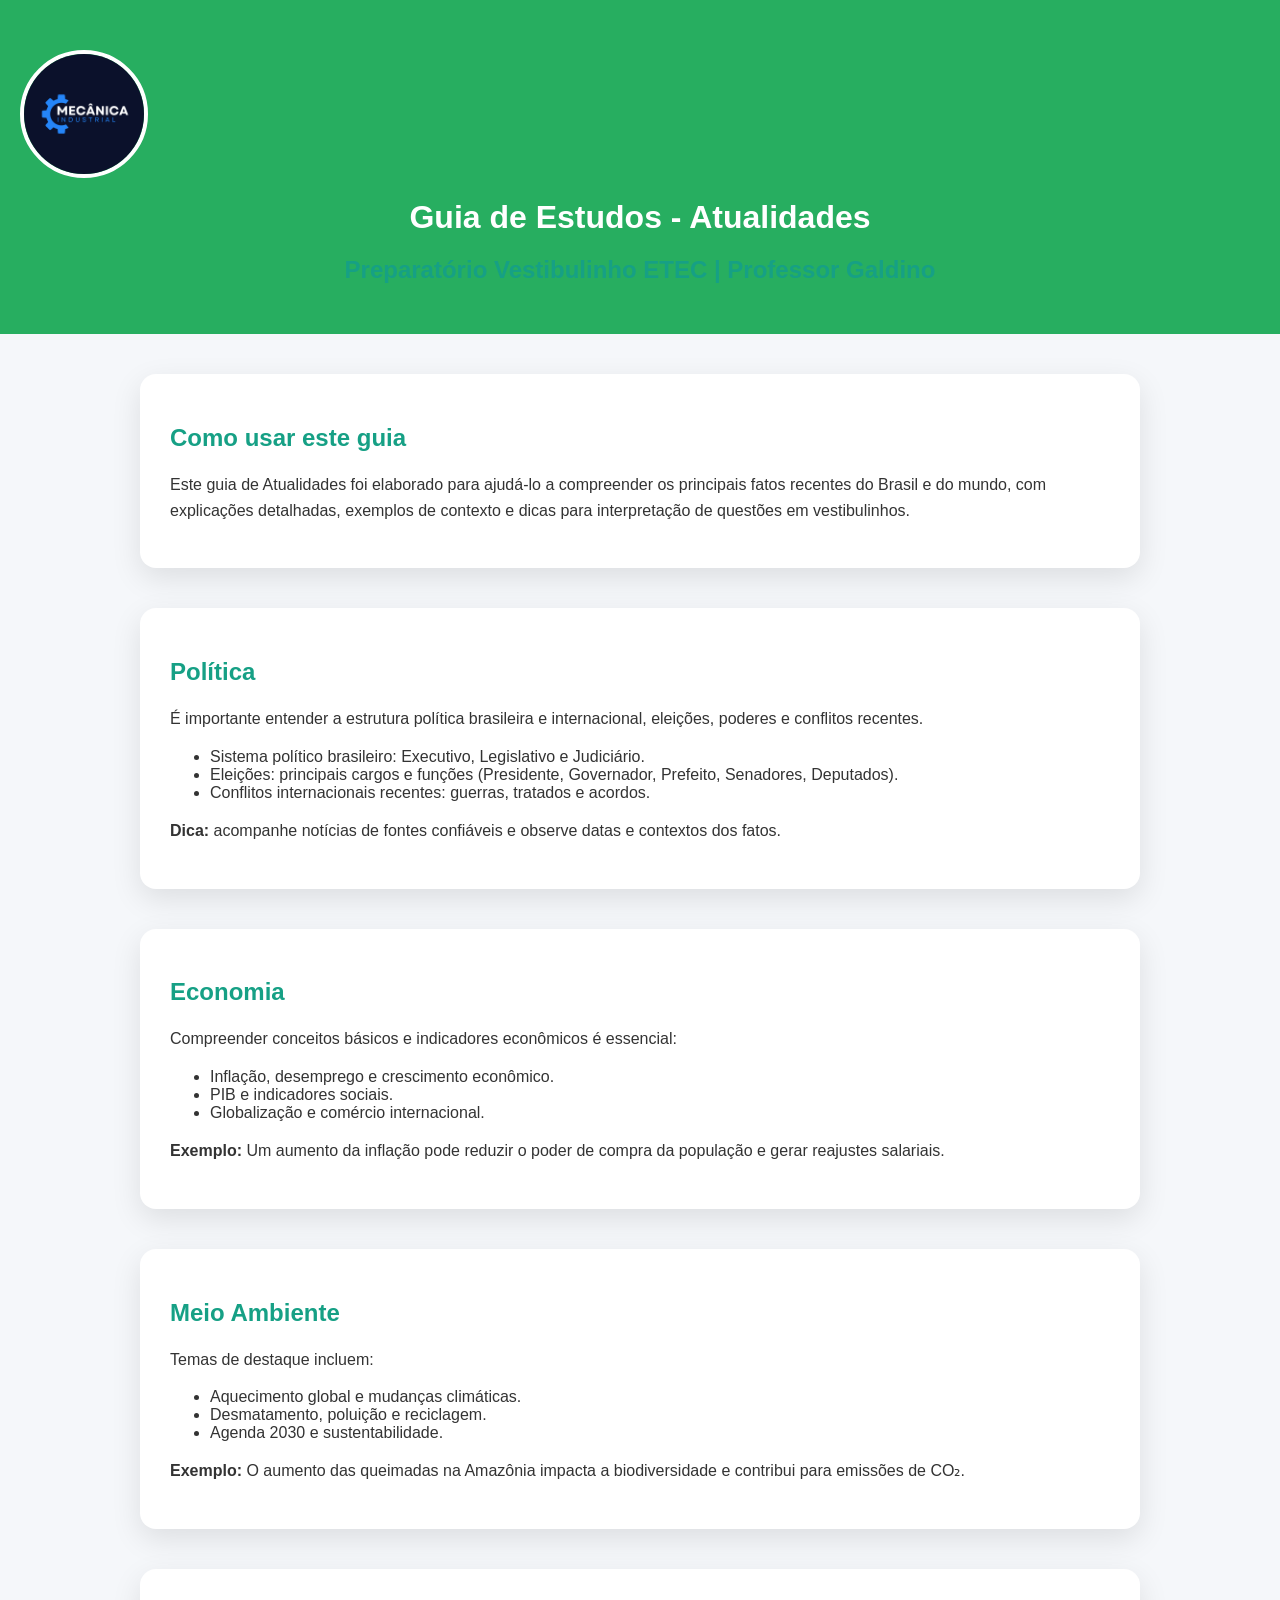
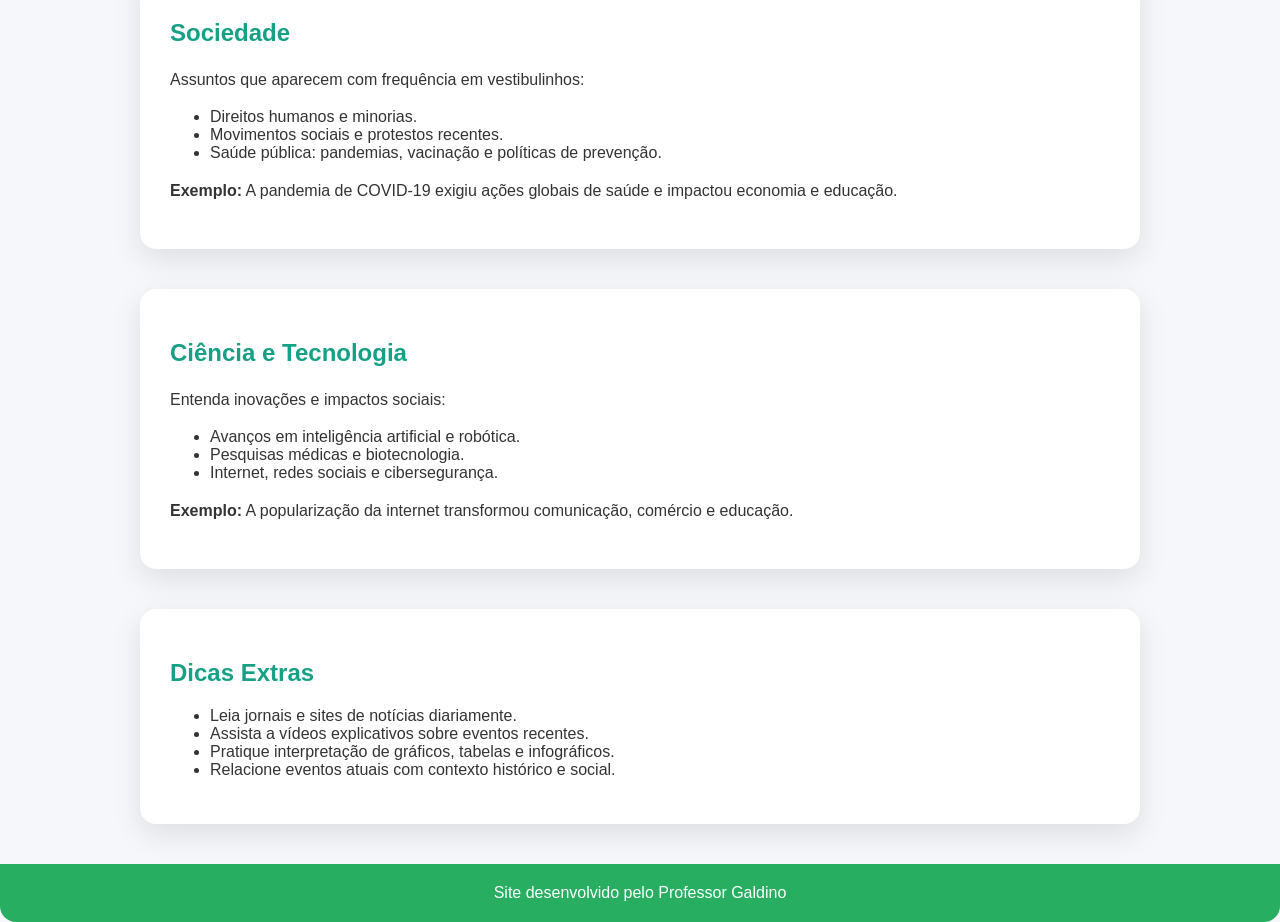
<file: gatu.html>
<!DOCTYPE html>
<html lang="pt-br">
<head>
<meta charset="UTF-8">
<title>Guia de Estudos - Atualidades | Professor Galdino</title>
<style>
  body { font-family: 'Segoe UI', Tahoma, Geneva, Verdana, sans-serif; background: #f5f7fa; color: #333; margin: 0; padding: 0; }
  header { background-color: #27ae60; color: #fff; text-align: center; padding: 30px 20px; }
  header img { height: 120px; width: 120px; border-radius: 50%; border: 4px solid #fff; margin-bottom: 10px; }
  header h1 { margin-bottom: 10px; font-size: 2rem; }

  main { max-width: 1000px; margin: 40px auto; padding: 0 20px; }
  section { margin-bottom: 40px; background: #fff; padding: 30px; border-radius: 16px; box-shadow: 0 10px 30px rgba(0,0,0,0.1); }

  h2 { color: #16a085; margin-bottom: 20px; }
  h3 { color: #e67e22; margin-bottom: 15px; }

  p { margin-bottom: 15px; line-height: 1.6; }
  ul { margin-bottom: 15px; }

  img { max-width: 100%; border-radius: 12px; margin: 20px 0; display: block; }

  footer { text-align: center; padding: 20px; background: #27ae60; color: #fff; border-radius: 0 0 16px 16px; }
</style>
</head>
<body>

<header>
  <img src="logomecanica.png" alt="Logo Mecânica">
  <h1>Guia de Estudos - Atualidades</h1>
  <h2>Preparatório Vestibulinho ETEC | Professor Galdino</h2>
</header>

<main>
  <!-- Introdução -->
  <section>
    <h2>Como usar este guia</h2>
    <p>Este guia de Atualidades foi elaborado para ajudá-lo a compreender os principais fatos recentes do Brasil e do mundo, com explicações detalhadas, exemplos de contexto e dicas para interpretação de questões em vestibulinhos.</p>
  </section>

  <!-- Tema 1: Política -->
  <section>
    <h2>Política</h2>
    <p>É importante entender a estrutura política brasileira e internacional, eleições, poderes e conflitos recentes.</p>
    <ul>
      <li>Sistema político brasileiro: Executivo, Legislativo e Judiciário.</li>
      <li>Eleições: principais cargos e funções (Presidente, Governador, Prefeito, Senadores, Deputados).</li>
      <li>Conflitos internacionais recentes: guerras, tratados e acordos.</li>
    </ul>
    <p><strong>Dica:</strong> acompanhe notícias de fontes confiáveis e observe datas e contextos dos fatos.</p>
  </section>

  <!-- Tema 2: Economia -->
  <section>
    <h2>Economia</h2>
    <p>Compreender conceitos básicos e indicadores econômicos é essencial:</p>
    <ul>
      <li>Inflação, desemprego e crescimento econômico.</li>
      <li>PIB e indicadores sociais.</li>
      <li>Globalização e comércio internacional.</li>
    </ul>
    <p><strong>Exemplo:</strong> Um aumento da inflação pode reduzir o poder de compra da população e gerar reajustes salariais.</p>
  </section>

  <!-- Tema 3: Meio Ambiente -->
  <section>
    <h2>Meio Ambiente</h2>
    <p>Temas de destaque incluem:</p>
    <ul>
      <li>Aquecimento global e mudanças climáticas.</li>
      <li>Desmatamento, poluição e reciclagem.</li>
      <li>Agenda 2030 e sustentabilidade.</li>
    </ul>
    <p><strong>Exemplo:</strong> O aumento das queimadas na Amazônia impacta a biodiversidade e contribui para emissões de CO₂.</p>
  </section>

  <!-- Tema 4: Sociedade -->
  <section>
    <h2>Sociedade</h2>
    <p>Assuntos que aparecem com frequência em vestibulinhos:</p>
    <ul>
      <li>Direitos humanos e minorias.</li>
      <li>Movimentos sociais e protestos recentes.</li>
      <li>Saúde pública: pandemias, vacinação e políticas de prevenção.</li>
    </ul>
    <p><strong>Exemplo:</strong> A pandemia de COVID-19 exigiu ações globais de saúde e impactou economia e educação.</p>
  </section>

  <!-- Tema 5: Ciência e Tecnologia -->
  <section>
    <h2>Ciência e Tecnologia</h2>
    <p>Entenda inovações e impactos sociais:</p>
    <ul>
      <li>Avanços em inteligência artificial e robótica.</li>
      <li>Pesquisas médicas e biotecnologia.</li>
      <li>Internet, redes sociais e cibersegurança.</li>
    </ul>
    <p><strong>Exemplo:</strong> A popularização da internet transformou comunicação, comércio e educação.</p>
  </section>

  <!-- Tema 6: Dicas Extras -->
  <section>
    <h2>Dicas Extras</h2>
    <ul>
      <li>Leia jornais e sites de notícias diariamente.</li>
      <li>Assista a vídeos explicativos sobre eventos recentes.</li>
      <li>Pratique interpretação de gráficos, tabelas e infográficos.</li>
      <li>Relacione eventos atuais com contexto histórico e social.</li>
    </ul>
  </section>

</main>

<footer>
  Site desenvolvido pelo Professor Galdino
</footer>

</body>
</html>
</file>
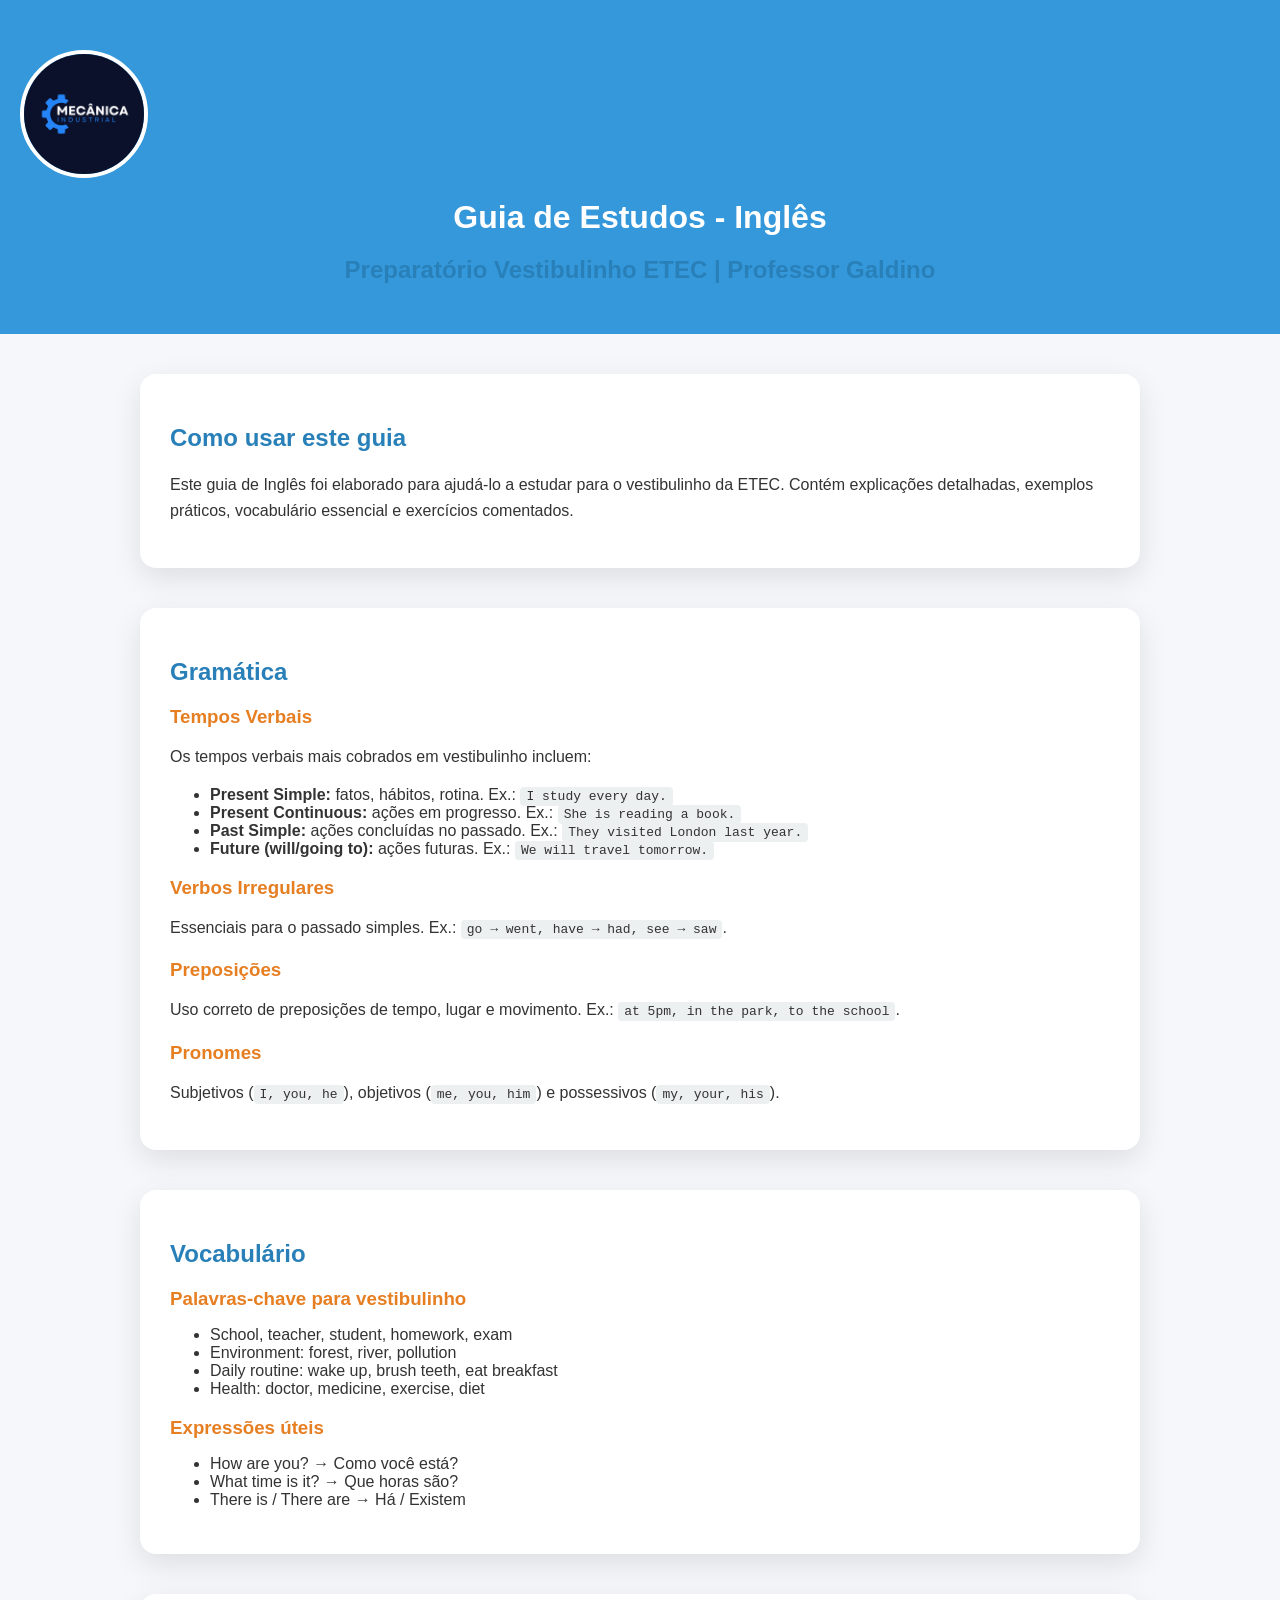
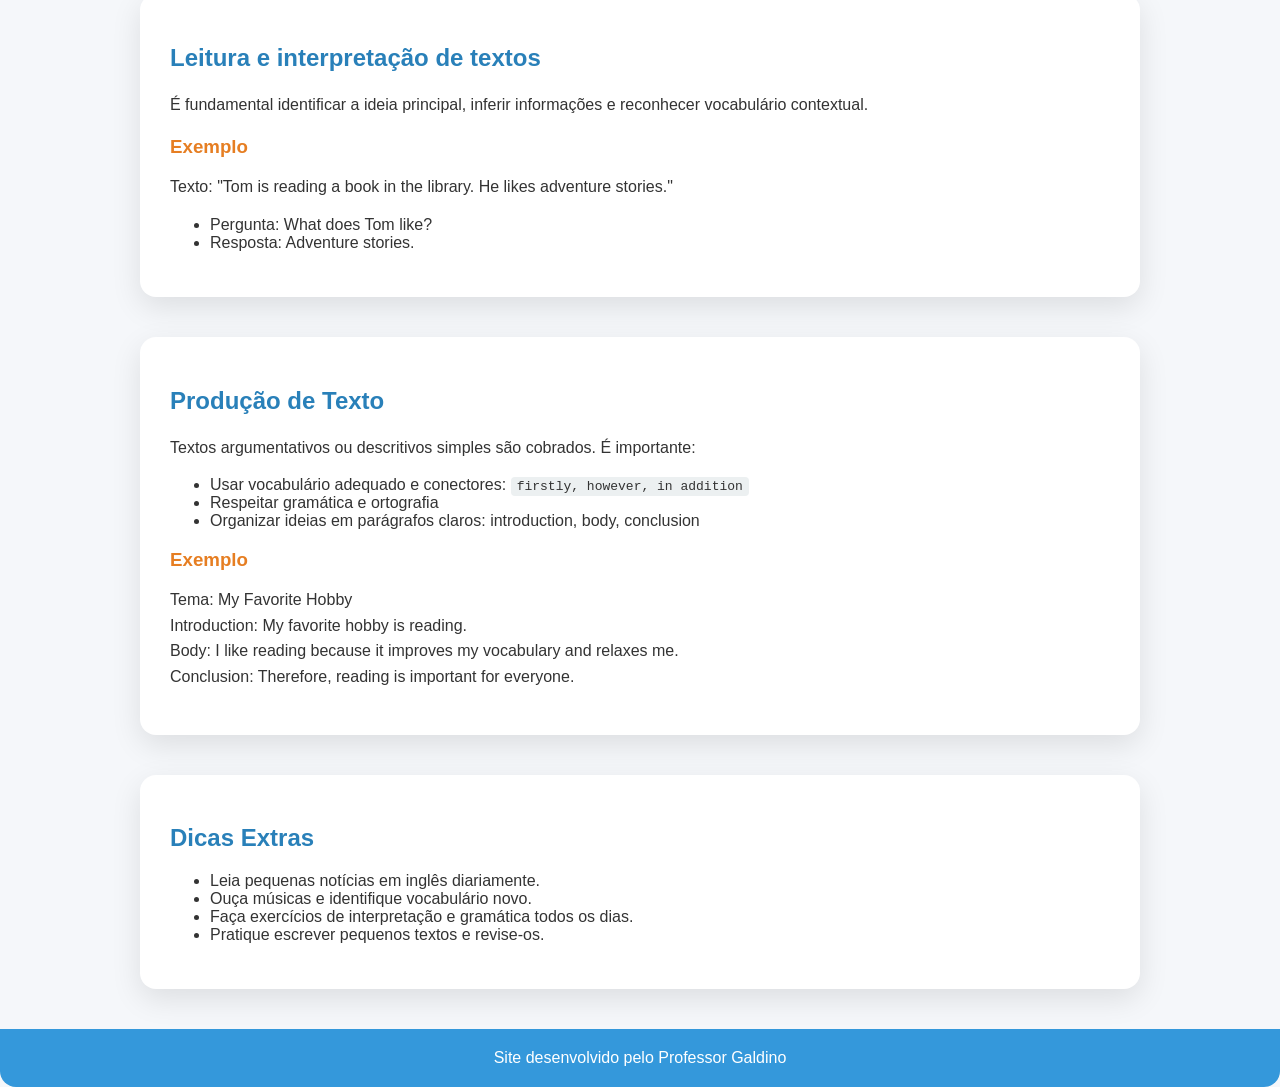
<file: ging.html>
<!DOCTYPE html>
<html lang="pt-br">
<head>
<meta charset="UTF-8">
<title>Guia de Estudos - Inglês | Professor Galdino</title>
<style>
  body { font-family: 'Segoe UI', Tahoma, Geneva, Verdana, sans-serif; background: #f5f7fa; color: #333; margin: 0; padding: 0; }
  header { background-color: #3498db; color: #fff; text-align: center; padding: 30px 20px; }
  header img { height: 120px; width: 120px; border-radius: 50%; border: 4px solid #fff; margin-bottom: 10px; }
  header h1 { margin-bottom: 10px; font-size: 2rem; }

  main { max-width: 1000px; margin: 40px auto; padding: 0 20px; }
  section { margin-bottom: 40px; background: #fff; padding: 30px; border-radius: 16px; box-shadow: 0 10px 30px rgba(0,0,0,0.1); }

  h2 { color: #2980b9; margin-bottom: 20px; }
  h3 { color: #e67e22; margin-bottom: 15px; }

  p { margin-bottom: 15px; line-height: 1.6; }
  ul { margin-bottom: 15px; }

  code { background: #ecf0f1; padding: 2px 6px; border-radius: 4px; }

  img { max-width: 100%; border-radius: 12px; margin: 20px 0; display: block; }

  footer { text-align: center; padding: 20px; background: #3498db; color: #fff; border-radius: 0 0 16px 16px; }
</style>
</head>
<body>

<header>
  <img src="logomecanica.png" alt="Logo Mecânica">
  <h1>Guia de Estudos - Inglês</h1>
  <h2>Preparatório Vestibulinho ETEC | Professor Galdino</h2>
</header>

<main>
  <!-- Introdução -->
  <section>
    <h2>Como usar este guia</h2>
    <p>Este guia de Inglês foi elaborado para ajudá-lo a estudar para o vestibulinho da ETEC. Contém explicações detalhadas, exemplos práticos, vocabulário essencial e exercícios comentados.</p>
  </section>

  <!-- Tema 1: Gramática -->
  <section>
    <h2>Gramática</h2>
    <h3>Tempos Verbais</h3>
    <p>Os tempos verbais mais cobrados em vestibulinho incluem:</p>
    <ul>
      <li><strong>Present Simple:</strong> fatos, hábitos, rotina. Ex.: <code>I study every day.</code></li>
      <li><strong>Present Continuous:</strong> ações em progresso. Ex.: <code>She is reading a book.</code></li>
      <li><strong>Past Simple:</strong> ações concluídas no passado. Ex.: <code>They visited London last year.</code></li>
      <li><strong>Future (will/going to):</strong> ações futuras. Ex.: <code>We will travel tomorrow.</code></li>
    </ul>

    <h3>Verbos Irregulares</h3>
    <p>Essenciais para o passado simples. Ex.: <code>go → went, have → had, see → saw</code>.</p>

    <h3>Preposições</h3>
    <p>Uso correto de preposições de tempo, lugar e movimento. Ex.: <code>at 5pm, in the park, to the school</code>.</p>

    <h3>Pronomes</h3>
    <p>Subjetivos (<code>I, you, he</code>), objetivos (<code>me, you, him</code>) e possessivos (<code>my, your, his</code>).</p>
  </section>

  <!-- Tema 2: Vocabulário -->
  <section>
    <h2>Vocabulário</h2>
    <h3>Palavras-chave para vestibulinho</h3>
    <ul>
      <li>School, teacher, student, homework, exam</li>
      <li>Environment: forest, river, pollution</li>
      <li>Daily routine: wake up, brush teeth, eat breakfast</li>
      <li>Health: doctor, medicine, exercise, diet</li>
    </ul>

    <h3>Expressões úteis</h3>
    <ul>
      <li>How are you? → Como você está?</li>
      <li>What time is it? → Que horas são?</li>
      <li>There is / There are → Há / Existem</li>
    </ul>
  </section>

  <!-- Tema 3: Interpretação de Textos -->
  <section>
    <h2>Leitura e interpretação de textos</h2>
    <p>É fundamental identificar a ideia principal, inferir informações e reconhecer vocabulário contextual.</p>
    <h3>Exemplo</h3>
    <p>Texto: "Tom is reading a book in the library. He likes adventure stories."</p>
    <ul>
      <li>Pergunta: What does Tom like?</li>
      <li>Resposta: Adventure stories.</li>
    </ul>
  </section>

  <!-- Tema 4: Produção de Texto -->
  <section>
    <h2>Produção de Texto</h2>
    <p>Textos argumentativos ou descritivos simples são cobrados. É importante:</p>
    <ul>
      <li>Usar vocabulário adequado e conectores: <code>firstly, however, in addition</code></li>
      <li>Respeitar gramática e ortografia</li>
      <li>Organizar ideias em parágrafos claros: introduction, body, conclusion</li>
    </ul>

    <h3>Exemplo</h3>
    <p>
      Tema: My Favorite Hobby<br>
      Introduction: My favorite hobby is reading.<br>
      Body: I like reading because it improves my vocabulary and relaxes me.<br>
      Conclusion: Therefore, reading is important for everyone.
    </p>
  </section>

  <!-- Tema 5: Dicas Extras -->
  <section>
    <h2>Dicas Extras</h2>
    <ul>
      <li>Leia pequenas notícias em inglês diariamente.</li>
      <li>Ouça músicas e identifique vocabulário novo.</li>
      <li>Faça exercícios de interpretação e gramática todos os dias.</li>
      <li>Pratique escrever pequenos textos e revise-os.</li>
    </ul>
  </section>

</main>

<footer>
  Site desenvolvido pelo Professor Galdino
</footer>

</body>
</html>
</file>
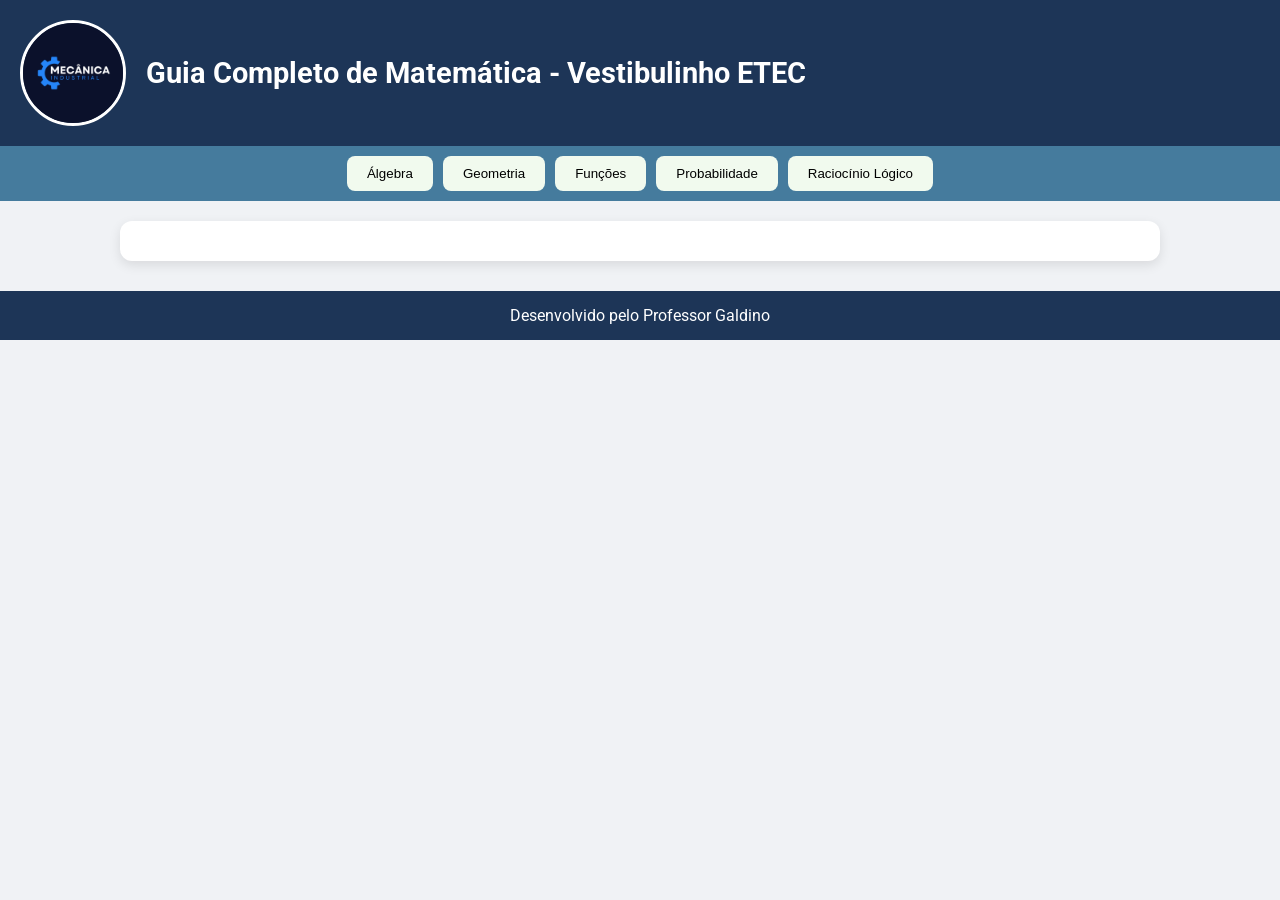
<file: gmat.html>
<!DOCTYPE html>
<html lang="pt-BR">
<head>
<meta charset="UTF-8">
<meta name="viewport" content="width=device-width, initial-scale=1.0">
<title>Guia Completo de Matemática - Vestibulinho ETEC</title>
<link href="https://fonts.googleapis.com/css2?family=Roboto:wght@400;500;700&display=swap" rel="stylesheet">
<style>
  body { font-family: 'Roboto', sans-serif; margin:0; padding:0; background:#f0f2f5; color:#333; }
  header { background:#1d3557; color:white; display:flex; align-items:center; padding:20px; gap:20px; }
  header img { width:100px; height:100px; border-radius:50%; border:3px solid white; }
  header h1 { font-size:1.8rem; margin:0; }
  nav { background:#457b9d; display:flex; flex-wrap:wrap; gap:10px; padding:10px; justify-content:center; }
  nav button { padding:10px 20px; border:none; border-radius:8px; cursor:pointer; background:#f1faee; font-weight:500; transition:0.3s; }
  nav button:hover { background:#a8dadc; }
  .container { max-width:1000px; margin:20px auto; padding:20px; background:white; border-radius:12px; box-shadow:0 4px 12px rgba(0,0,0,0.1); }
  h2 { color:#1d3557; margin-top:0; }
  .topic { display:none; margin-bottom:30px; }
  .topic h3 { color:#1d3557; margin-top:20px; }
  .concept { background:#f1faee; padding:15px; border-radius:8px; margin-bottom:20px; }
  .example { background:#e0fbfc; padding:12px; border-radius:6px; margin-top:10px; }
  .question { margin-bottom:25px; padding:15px; background:#a8dadc; border-radius:8px; }
  .question img { max-width:100%; margin-top:10px; border-radius:8px; }
  .alternatives button { display:block; margin:8px 0; padding:10px; width:100%; text-align:left; border:none; border-radius:6px; cursor:pointer; background:#fefae0; transition:0.3s; }
  .alternatives button:hover { background:#ffd6a5; }
  .correct { background:#2a9d8f; color:white; }
  .wrong { background:#e63946; color:white; }
  .guide { margin-top:10px; background:#f1faee; padding:10px; border-radius:6px; }
  footer { text-align:center; padding:15px; background:#1d3557; color:white; margin-top:30px; }
</style>
</head>
<body>

<header>
  <img src="logomecanica.png" alt="Logo Mecânica">
  <h1>Guia Completo de Matemática - Vestibulinho ETEC</h1>
</header>

<nav>
  <button onclick="showTopic('algebra')">Álgebra</button>
  <button onclick="showTopic('geometria')">Geometria</button>
  <button onclick="showTopic('funcoes')">Funções</button>
  <button onclick="showTopic('probabilidade')">Probabilidade</button>
  <button onclick="showTopic('logico')">Raciocínio Lógico</button>
</nav>

<div class="container" id="content">

  <!-- Álgebra -->
  <div id="algebra" class="topic">
    <h2>Álgebra</h2>
    <div class="concept">
      <h3>Conceito</h3>
      <p>Álgebra é a parte da matemática que estuda relações, equações e expressões envolvendo incógnitas. É fundamental para resolver problemas de diversas áreas.</p>
      <h3>Fórmulas importantes</h3>
      <ul>
        <li>Equação do 1º grau: ax + b = c → x = (c-b)/a</li>
        <li>Produtos Notáveis: (a+b)² = a² + 2ab + b², (a-b)² = a² - 2ab + b²</li>
        <li>Fatoração: a² - b² = (a-b)(a+b)</li>
      </ul>
      <div class="example">
        <p><b>Exemplo:</b> Resolver 3x + 7 = 19</p>
        <p><b>Resolução:</b> 3x = 19 - 7 → 3x = 12 → x = 4</p>
        <p><b>Dica:</b> Sempre isole a variável passo a passo, verificando cada operação.</p>
      </div>
    </div>

    <div class="question">
      <p><b>Questão 1:</b> Resolva a equação 2x + 5 = 15</p>
      <div class="alternatives">
        <button onclick="checkAnswer(this,'C')">A) 3</button>
        <button onclick="checkAnswer(this,'C')">B) 4</button>
        <button onclick="checkAnswer(this,'C')">C) 5</button>
        <button onclick="checkAnswer(this,'C')">D) 6</button>
      </div>
      <div class="guide">
        <p><b>Comentário:</b> Subtraia 5 dos dois lados: 2x = 10 → x = 5.</p>
        <p><b>Como estudar:</b> Pratique equações do 1º grau isolando a variável, comece com valores pequenos e vá aumentando a dificuldade.</p>
      </div>
    </div>
  </div>

  <!-- Geometria -->
  <div id="geometria" class="topic">
    <h2>Geometria</h2>
    <div class="concept">
      <h3>Conceito</h3>
      <p>Estuda formas, figuras, medidas, ângulos, áreas e volumes. Fundamental para visualizar e calcular dimensões de objetos.</p>
      <h3>Fórmulas importantes</h3>
      <ul>
        <li>Área do círculo: A = πr²</li>
        <li>Perímetro do quadrado: P = 4 × lado</li>
        <li>Volume do cubo: V = lado³</li>
      </ul>
      <div class="example">
        <p><b>Exemplo:</b> Área de um círculo de raio 7cm</p>
        <p><b>Resolução:</b> A = π × 7² ≈ 3,14 × 49 ≈ 153,86 cm²</p>
        <p><b>Dica:</b> Memorize a fórmula e pratique com diferentes raios.</p>
      </div>
    </div>

    <div class="question">
      <p><b>Questão 1:</b> Qual é a área de um círculo com raio 7 cm?</p>
      <div class="alternatives">
        <button onclick="checkAnswer(this,'A')">A) 154 cm²</button>
        <button onclick="checkAnswer(this,'A')">B) 49 cm²</button>
        <button onclick="checkAnswer(this,'A')">C) 44 cm²</button>
        <button onclick="checkAnswer(this,'A')">D) 100 cm²</button>
      </div>
      <div class="guide">
        <p><b>Comentário:</b> A ≈ π × 7² = 153,86 cm² → alternativa correta A.</p>
        <p><b>Como estudar:</b> Faça exercícios de áreas de círculos, triângulos e quadrados para fixar as fórmulas.</p>
      </div>
    </div>
  </div>

  <!-- Funções -->
  <div id="funcoes" class="topic">
    <h2>Funções</h2>
    <div class="concept">
      <h3>Conceito</h3>
      <p>Funções relacionam valores de entrada (x) a saídas (y). É importante saber interpretar gráficos e expressões algébricas.</p>
      <div class="example">
        <p><b>Exemplo:</b> f(x) = 2x + 3. Para x = 4 → f(4) = 2*4 + 3 = 11</p>
        <p><b>Dica:</b> Pratique valores diferentes para x e veja como y muda.</p>
      </div>
    </div>
  </div>

  <!-- Probabilidade e Estatística -->
  <div id="probabilidade" class="topic">
    <h2>Probabilidade e Estatística</h2>
    <div class="concept">
      <h3>Conceito</h3>
      <p>Estude média, mediana, moda, gráficos, tabelas e probabilidade básica. Fundamental para interpretar dados.</p>
      <div class="example">
        <p><b>Exemplo:</b> Média de 4, 6, 8 → (4+6+8)/3 = 6</p>
      </div>
    </div>
  </div>

  <!-- Raciocínio Lógico -->
  <div id="logico" class="topic">
    <h2>Raciocínio Lógico</h2>
    <div class="concept">
      <h3>Conceito</h3>
      <p>Resolver problemas usando lógica, relações e sequências. Importante para interpretar enunciados e deduzir respostas.</p>
      <div class="example">
        <p><b>Exemplo:</b> Se todos A são B e C é A, então C é B.</p>
      </div>
    </div>
  </div>

</div>

<footer>
  Desenvolvido pelo Professor Galdino
</footer>

<script>
function showTopic(topicId){
  const topics = ['algebra','geometria','funcoes','probabilidade','logico'];
  topics.forEach(id => document.getElementById(id).style.display = 'none');
  document.getElementById(topicId).style.display = 'block';
}

function checkAnswer(button, correct){
  const parent = button.parentNode;
  Array.from(parent.children).forEach(btn => btn.disabled = true);
  if(button.innerText.startsWith(correct)){
    button.classList.add('correct');
    alert("Resposta correta!");
  } else {
    button.classList.add('wrong');
    alert("Resposta errada!");
  }
}
</script>

</body>
</html>
</file>
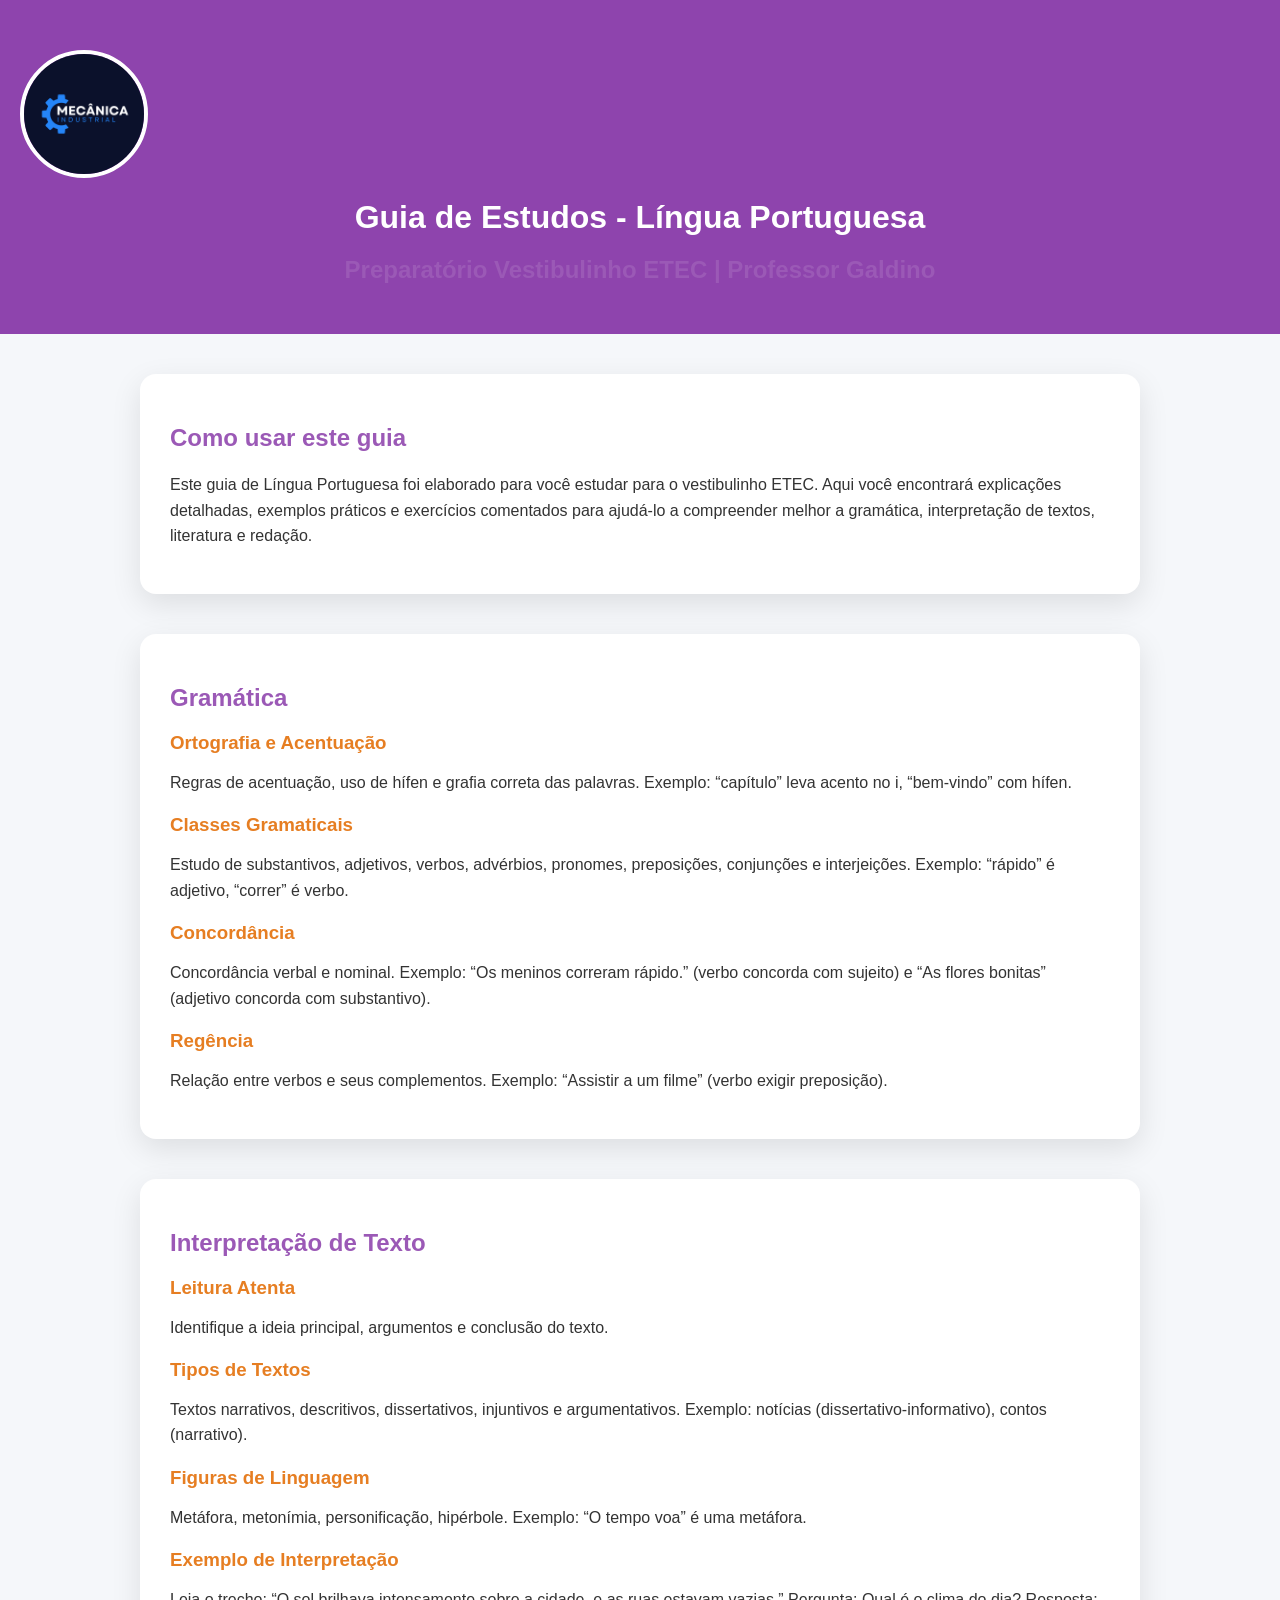
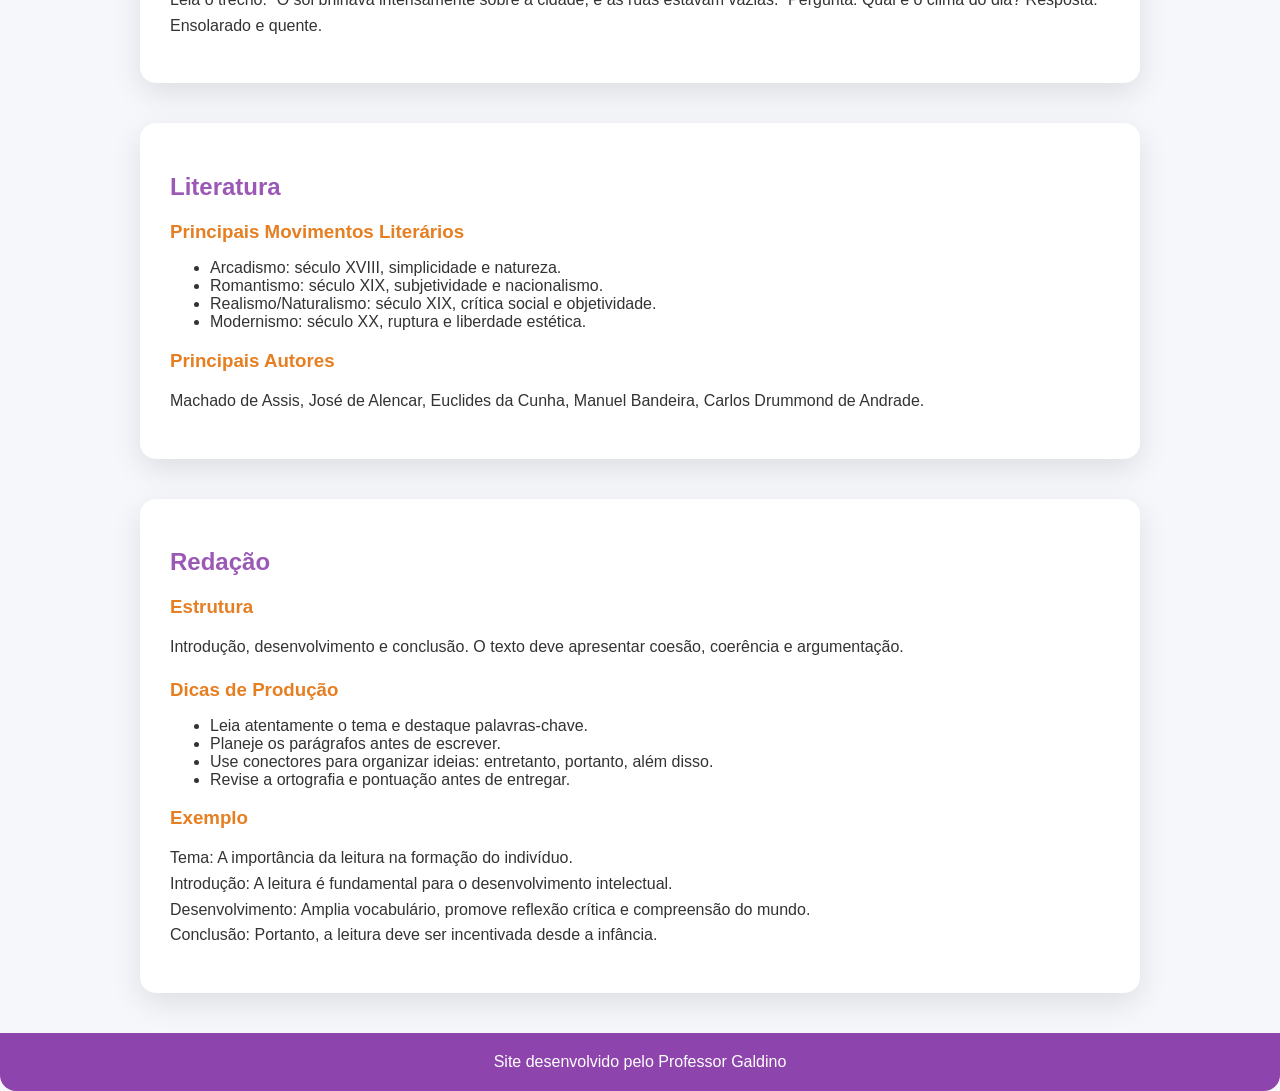
<file: gport.html>
<!DOCTYPE html>
<html lang="pt-br">
<head>
<meta charset="UTF-8">
<title>Guia de Estudos - Língua Portuguesa | Professor Galdino</title>
<style>
  body { font-family: 'Segoe UI', Tahoma, Geneva, Verdana, sans-serif; background: #f5f7fa; color: #333; margin: 0; padding: 0; }
  header { background-color: #8e44ad; color: #fff; text-align: center; padding: 30px 20px; }
  header img { height: 120px; width: 120px; border-radius: 50%; border: 4px solid #fff; margin-bottom: 10px; }
  header h1 { margin-bottom: 10px; font-size: 2rem; }

  main { max-width: 1000px; margin: 40px auto; padding: 0 20px; }
  section { margin-bottom: 40px; background: #fff; padding: 30px; border-radius: 16px; box-shadow: 0 10px 30px rgba(0,0,0,0.1); }

  h2 { color: #9b59b6; margin-bottom: 20px; }
  h3 { color: #e67e22; margin-bottom: 15px; }

  p { margin-bottom: 15px; line-height: 1.6; }
  ul { margin-bottom: 15px; }

  img { max-width: 100%; border-radius: 12px; margin: 20px 0; display: block; }

  footer { text-align: center; padding: 20px; background: #8e44ad; color: #fff; border-radius: 0 0 16px 16px; }
</style>
</head>
<body>

<header>
  <img src="logomecanica.png" alt="Logo Mecânica">
  <h1>Guia de Estudos - Língua Portuguesa</h1>
  <h2>Preparatório Vestibulinho ETEC | Professor Galdino</h2>
</header>

<main>
  <!-- Introdução -->
  <section>
    <h2>Como usar este guia</h2>
    <p>Este guia de Língua Portuguesa foi elaborado para você estudar para o vestibulinho ETEC. Aqui você encontrará explicações detalhadas, exemplos práticos e exercícios comentados para ajudá-lo a compreender melhor a gramática, interpretação de textos, literatura e redação.</p>
  </section>

  <!-- Tema 1: Gramática -->
  <section>
    <h2>Gramática</h2>
    <h3>Ortografia e Acentuação</h3>
    <p>Regras de acentuação, uso de hífen e grafia correta das palavras. Exemplo: “capítulo” leva acento no i, “bem-vindo” com hífen.</p>

    <h3>Classes Gramaticais</h3>
    <p>Estudo de substantivos, adjetivos, verbos, advérbios, pronomes, preposições, conjunções e interjeições. Exemplo: “rápido” é adjetivo, “correr” é verbo.</p>

    <h3>Concordância</h3>
    <p>Concordância verbal e nominal. Exemplo: “Os meninos correram rápido.” (verbo concorda com sujeito) e “As flores bonitas” (adjetivo concorda com substantivo).</p>

    <h3>Regência</h3>
    <p>Relação entre verbos e seus complementos. Exemplo: “Assistir a um filme” (verbo exigir preposição).</p>
  </section>

  <!-- Tema 2: Interpretação de Texto -->
  <section>
    <h2>Interpretação de Texto</h2>
    <h3>Leitura Atenta</h3>
    <p>Identifique a ideia principal, argumentos e conclusão do texto.</p>

    <h3>Tipos de Textos</h3>
    <p>Textos narrativos, descritivos, dissertativos, injuntivos e argumentativos. Exemplo: notícias (dissertativo-informativo), contos (narrativo).</p>

    <h3>Figuras de Linguagem</h3>
    <p>Metáfora, metonímia, personificação, hipérbole. Exemplo: “O tempo voa” é uma metáfora.</p>

    <h3>Exemplo de Interpretação</h3>
    <p>Leia o trecho: “O sol brilhava intensamente sobre a cidade, e as ruas estavam vazias.” Pergunta: Qual é o clima do dia? Resposta: Ensolarado e quente.</p>
  </section>

  <!-- Tema 3: Literatura -->
  <section>
    <h2>Literatura</h2>
    <h3>Principais Movimentos Literários</h3>
    <ul>
      <li>Arcadismo: século XVIII, simplicidade e natureza.</li>
      <li>Romantismo: século XIX, subjetividade e nacionalismo.</li>
      <li>Realismo/Naturalismo: século XIX, crítica social e objetividade.</li>
      <li>Modernismo: século XX, ruptura e liberdade estética.</li>
    </ul>

    <h3>Principais Autores</h3>
    <p>Machado de Assis, José de Alencar, Euclides da Cunha, Manuel Bandeira, Carlos Drummond de Andrade.</p>
  </section>

  <!-- Tema 4: Redação -->
  <section>
    <h2>Redação</h2>
    <h3>Estrutura</h3>
    <p>Introdução, desenvolvimento e conclusão. O texto deve apresentar coesão, coerência e argumentação.</p>

    <h3>Dicas de Produção</h3>
    <ul>
      <li>Leia atentamente o tema e destaque palavras-chave.</li>
      <li>Planeje os parágrafos antes de escrever.</li>
      <li>Use conectores para organizar ideias: entretanto, portanto, além disso.</li>
      <li>Revise a ortografia e pontuação antes de entregar.</li>
    </ul>

    <h3>Exemplo</h3>
    <p>Tema: A importância da leitura na formação do indivíduo.<br>
    Introdução: A leitura é fundamental para o desenvolvimento intelectual.<br>
    Desenvolvimento: Amplia vocabulário, promove reflexão crítica e compreensão do mundo.<br>
    Conclusão: Portanto, a leitura deve ser incentivada desde a infância.</p>
  </section>

</main>

<footer>
  Site desenvolvido pelo Professor Galdino
</footer>

</body>
</html>
</file>
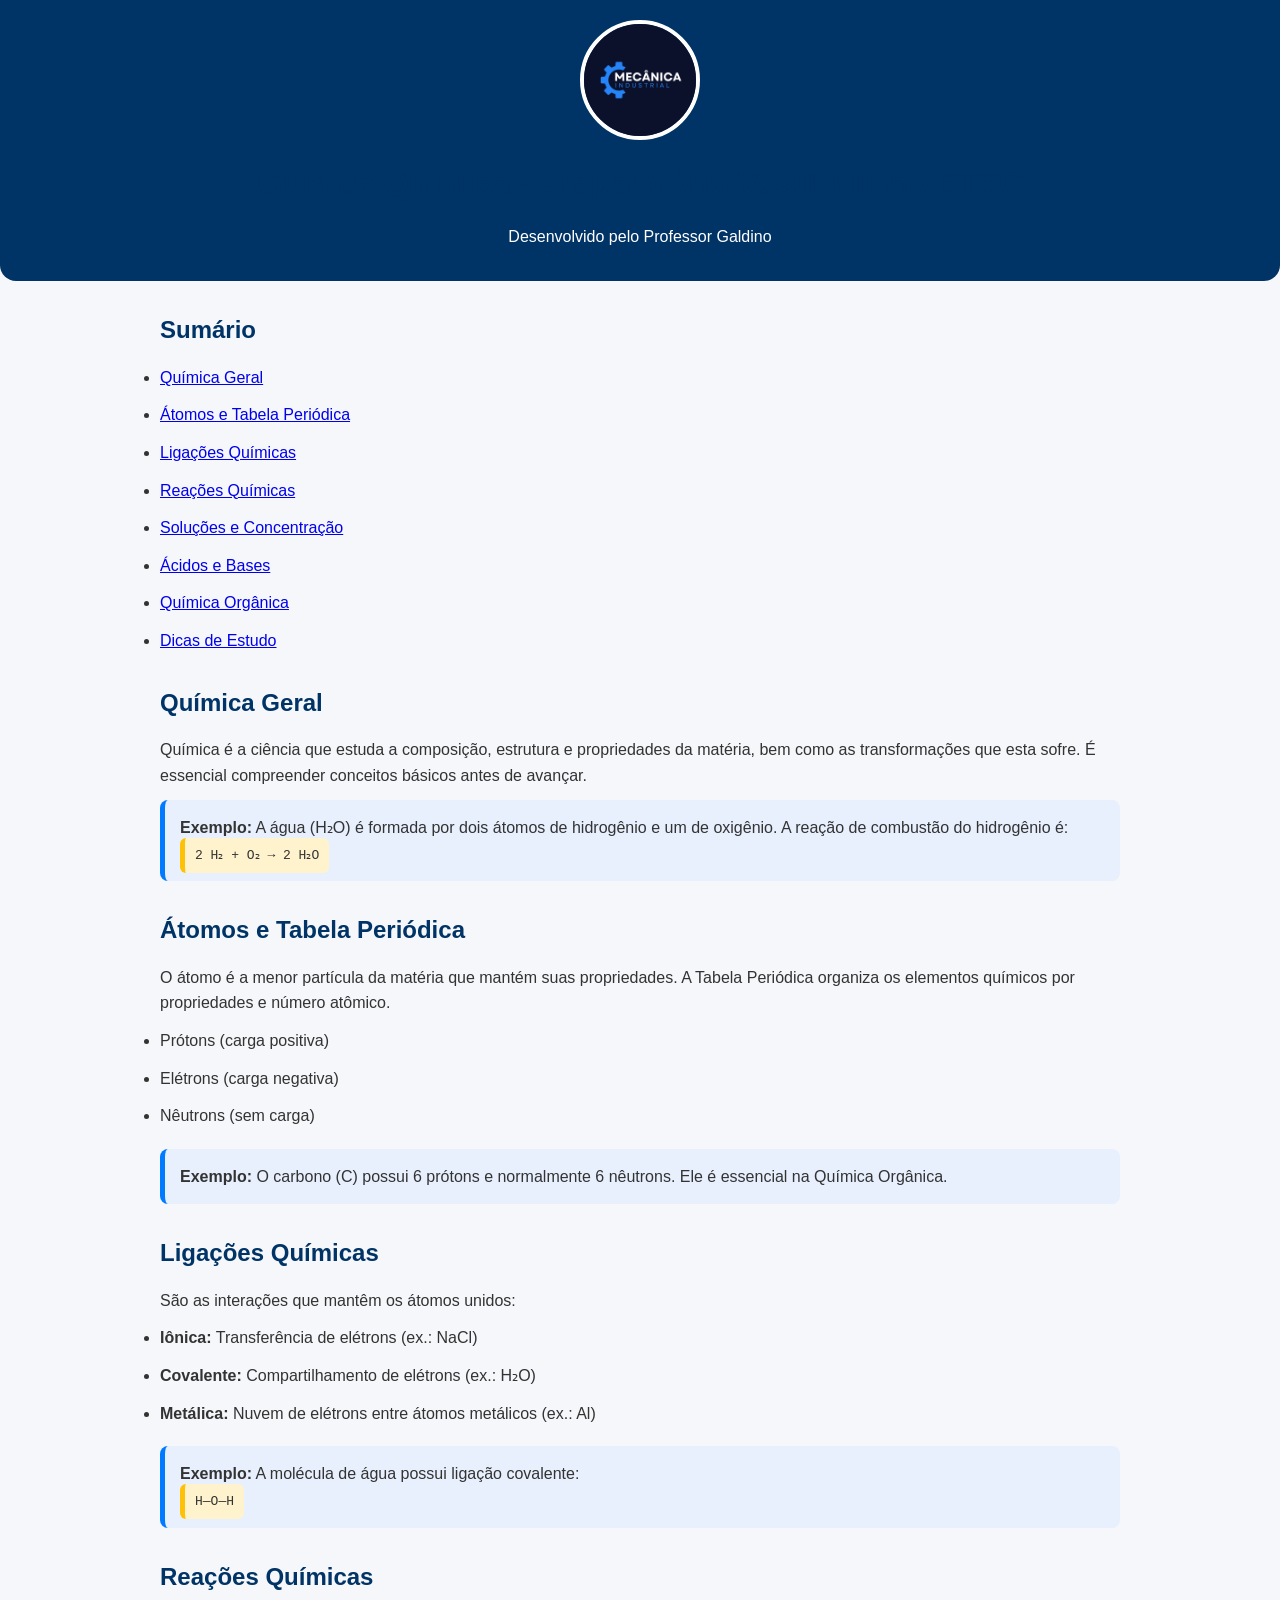
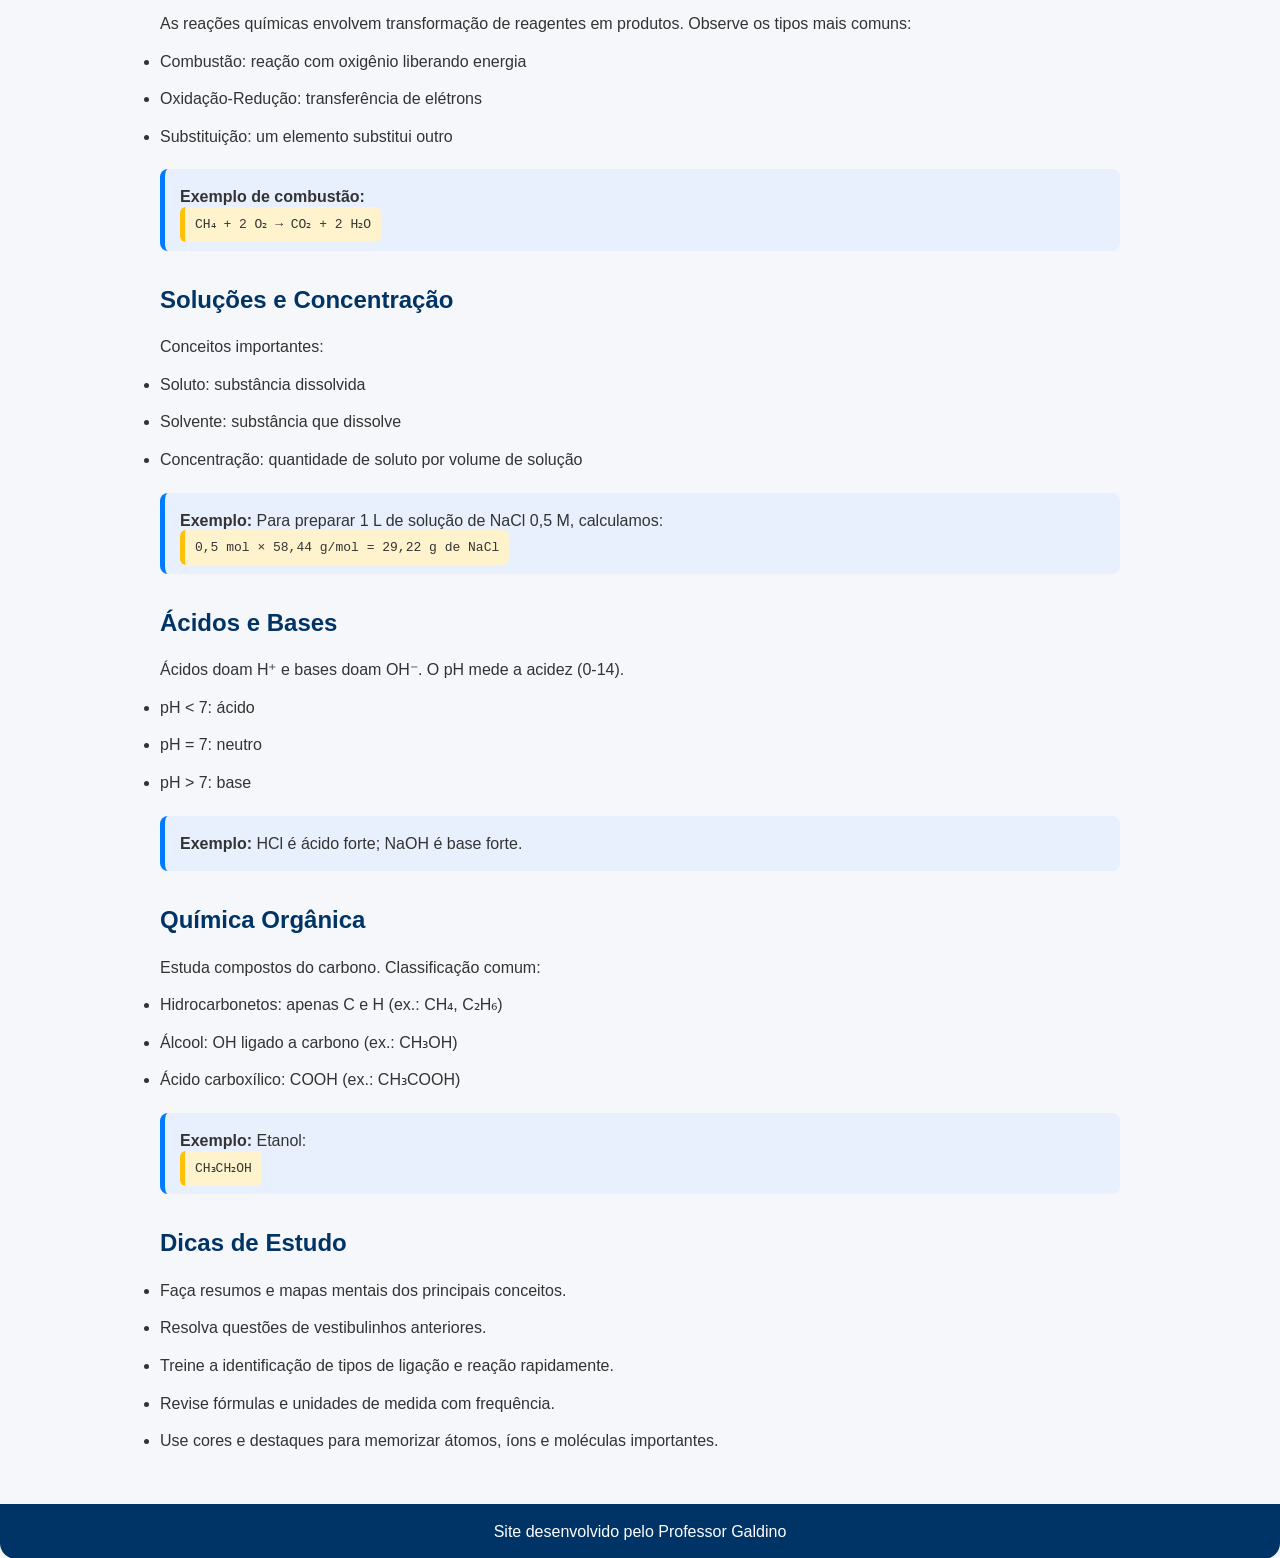
<file: gqui.html>
<!DOCTYPE html>
<html lang="pt-br">
<head>
<meta charset="UTF-8">
<title>Guia de Química - Professor Galdino</title>
<style>
  * { margin:0; padding:0; box-sizing:border-box; }
  body { font-family:'Segoe UI', Tahoma, Geneva, Verdana, sans-serif; background:#f5f7fa; color:#333; line-height:1.6; }
  header { background-color:#003366; color:#fff; padding:20px; text-align:center; border-radius:0 0 16px 16px; }
  header img { height:120px; width:120px; border-radius:50%; border:4px solid #fff; margin-bottom:10px; object-fit:cover; }
  main { max-width:1000px; margin:30px auto; padding:0 20px; }
  h1,h2,h3 { color:#003366; margin-bottom:15px; }
  h2 { margin-top:30px; }
  p, li { margin-bottom:12px; }
  ul { margin-bottom:20px; }
  .exemplo { background:#e8f0fe; padding:15px; border-left:5px solid #007bff; margin-bottom:20px; border-radius:8px; }
  .formula { background:#fff3cd; padding:10px; border-left:5px solid #ffc107; margin:10px 0; border-radius:6px; font-family:monospace; }
  footer { background:#003366; color:#fff; text-align:center; padding:15px; margin-top:50px; border-radius:0 0 16px 16px; }
</style>
</head>
<body>

<header>
  <img src="logomecanica.png" alt="Logo Mecânica">
  <h1>Guia de Química - Preparatório Vestibulinho ETEC</h1>
  <p>Desenvolvido pelo Professor Galdino</p>
</header>

<main>
  <h2>Sumário</h2>
  <ul>
    <li><a href="#quimica-geral">Química Geral</a></li>
    <li><a href="#atomos">Átomos e Tabela Periódica</a></li>
    <li><a href="#ligacoes-quimicas">Ligações Químicas</a></li>
    <li><a href="#reacoes-quimicas">Reações Químicas</a></li>
    <li><a href="#solucoes">Soluções e Concentração</a></li>
    <li><a href="#acidos-bases">Ácidos e Bases</a></li>
    <li><a href="#quimica-org">Química Orgânica</a></li>
    <li><a href="#dicas">Dicas de Estudo</a></li>
  </ul>

  <h2 id="quimica-geral">Química Geral</h2>
  <p>Química é a ciência que estuda a composição, estrutura e propriedades da matéria, bem como as transformações que esta sofre. É essencial compreender conceitos básicos antes de avançar.</p>
  <div class="exemplo">
    <strong>Exemplo:</strong> A água (H₂O) é formada por dois átomos de hidrogênio e um de oxigênio. A reação de combustão do hidrogênio é: <br>
    <span class="formula">2 H₂ + O₂ → 2 H₂O</span>
  </div>

  <h2 id="atomos">Átomos e Tabela Periódica</h2>
  <p>O átomo é a menor partícula da matéria que mantém suas propriedades. A Tabela Periódica organiza os elementos químicos por propriedades e número atômico.</p>
  <ul>
    <li>Prótons (carga positiva)</li>
    <li>Elétrons (carga negativa)</li>
    <li>Nêutrons (sem carga)</li>
  </ul>
  <div class="exemplo">
    <strong>Exemplo:</strong> O carbono (C) possui 6 prótons e normalmente 6 nêutrons. Ele é essencial na Química Orgânica.
  </div>

  <h2 id="ligacoes-quimicas">Ligações Químicas</h2>
  <p>São as interações que mantêm os átomos unidos:</p>
  <ul>
    <li><strong>Iônica:</strong> Transferência de elétrons (ex.: NaCl)</li>
    <li><strong>Covalente:</strong> Compartilhamento de elétrons (ex.: H₂O)</li>
    <li><strong>Metálica:</strong> Nuvem de elétrons entre átomos metálicos (ex.: Al)</li>
  </ul>
  <div class="exemplo">
    <strong>Exemplo:</strong> A molécula de água possui ligação covalente: <br>
    <span class="formula">H—O—H</span>
  </div>

  <h2 id="reacoes-quimicas">Reações Químicas</h2>
  <p>As reações químicas envolvem transformação de reagentes em produtos. Observe os tipos mais comuns:</p>
  <ul>
    <li>Combustão: reação com oxigênio liberando energia</li>
    <li>Oxidação-Redução: transferência de elétrons</li>
    <li>Substituição: um elemento substitui outro</li>
  </ul>
  <div class="exemplo">
    <strong>Exemplo de combustão:</strong> <br>
    <span class="formula">CH₄ + 2 O₂ → CO₂ + 2 H₂O</span>
  </div>

  <h2 id="solucoes">Soluções e Concentração</h2>
  <p>Conceitos importantes:</p>
  <ul>
    <li>Soluto: substância dissolvida</li>
    <li>Solvente: substância que dissolve</li>
    <li>Concentração: quantidade de soluto por volume de solução</li>
  </ul>
  <div class="exemplo">
    <strong>Exemplo:</strong> Para preparar 1 L de solução de NaCl 0,5 M, calculamos: <br>
    <span class="formula">0,5 mol × 58,44 g/mol = 29,22 g de NaCl</span>
  </div>

  <h2 id="acidos-bases">Ácidos e Bases</h2>
  <p>Ácidos doam H⁺ e bases doam OH⁻. O pH mede a acidez (0-14).</p>
  <ul>
    <li>pH < 7: ácido</li>
    <li>pH = 7: neutro</li>
    <li>pH > 7: base</li>
  </ul>
  <div class="exemplo">
    <strong>Exemplo:</strong> HCl é ácido forte; NaOH é base forte.
  </div>

  <h2 id="quimica-org">Química Orgânica</h2>
  <p>Estuda compostos do carbono. Classificação comum:</p>
  <ul>
    <li>Hidrocarbonetos: apenas C e H (ex.: CH₄, C₂H₆)</li>
    <li>Álcool: OH ligado a carbono (ex.: CH₃OH)</li>
    <li>Ácido carboxílico: COOH (ex.: CH₃COOH)</li>
  </ul>
  <div class="exemplo">
    <strong>Exemplo:</strong> Etanol: <br>
    <span class="formula">CH₃CH₂OH</span>
  </div>

  <h2 id="dicas">Dicas de Estudo</h2>
  <ul>
    <li>Faça resumos e mapas mentais dos principais conceitos.</li>
    <li>Resolva questões de vestibulinhos anteriores.</li>
    <li>Treine a identificação de tipos de ligação e reação rapidamente.</li>
    <li>Revise fórmulas e unidades de medida com frequência.</li>
    <li>Use cores e destaques para memorizar átomos, íons e moléculas importantes.</li>
  </ul>

</main>

<footer>
  Site desenvolvido pelo Professor Galdino
</footer>

</body>
</html>
</file>
